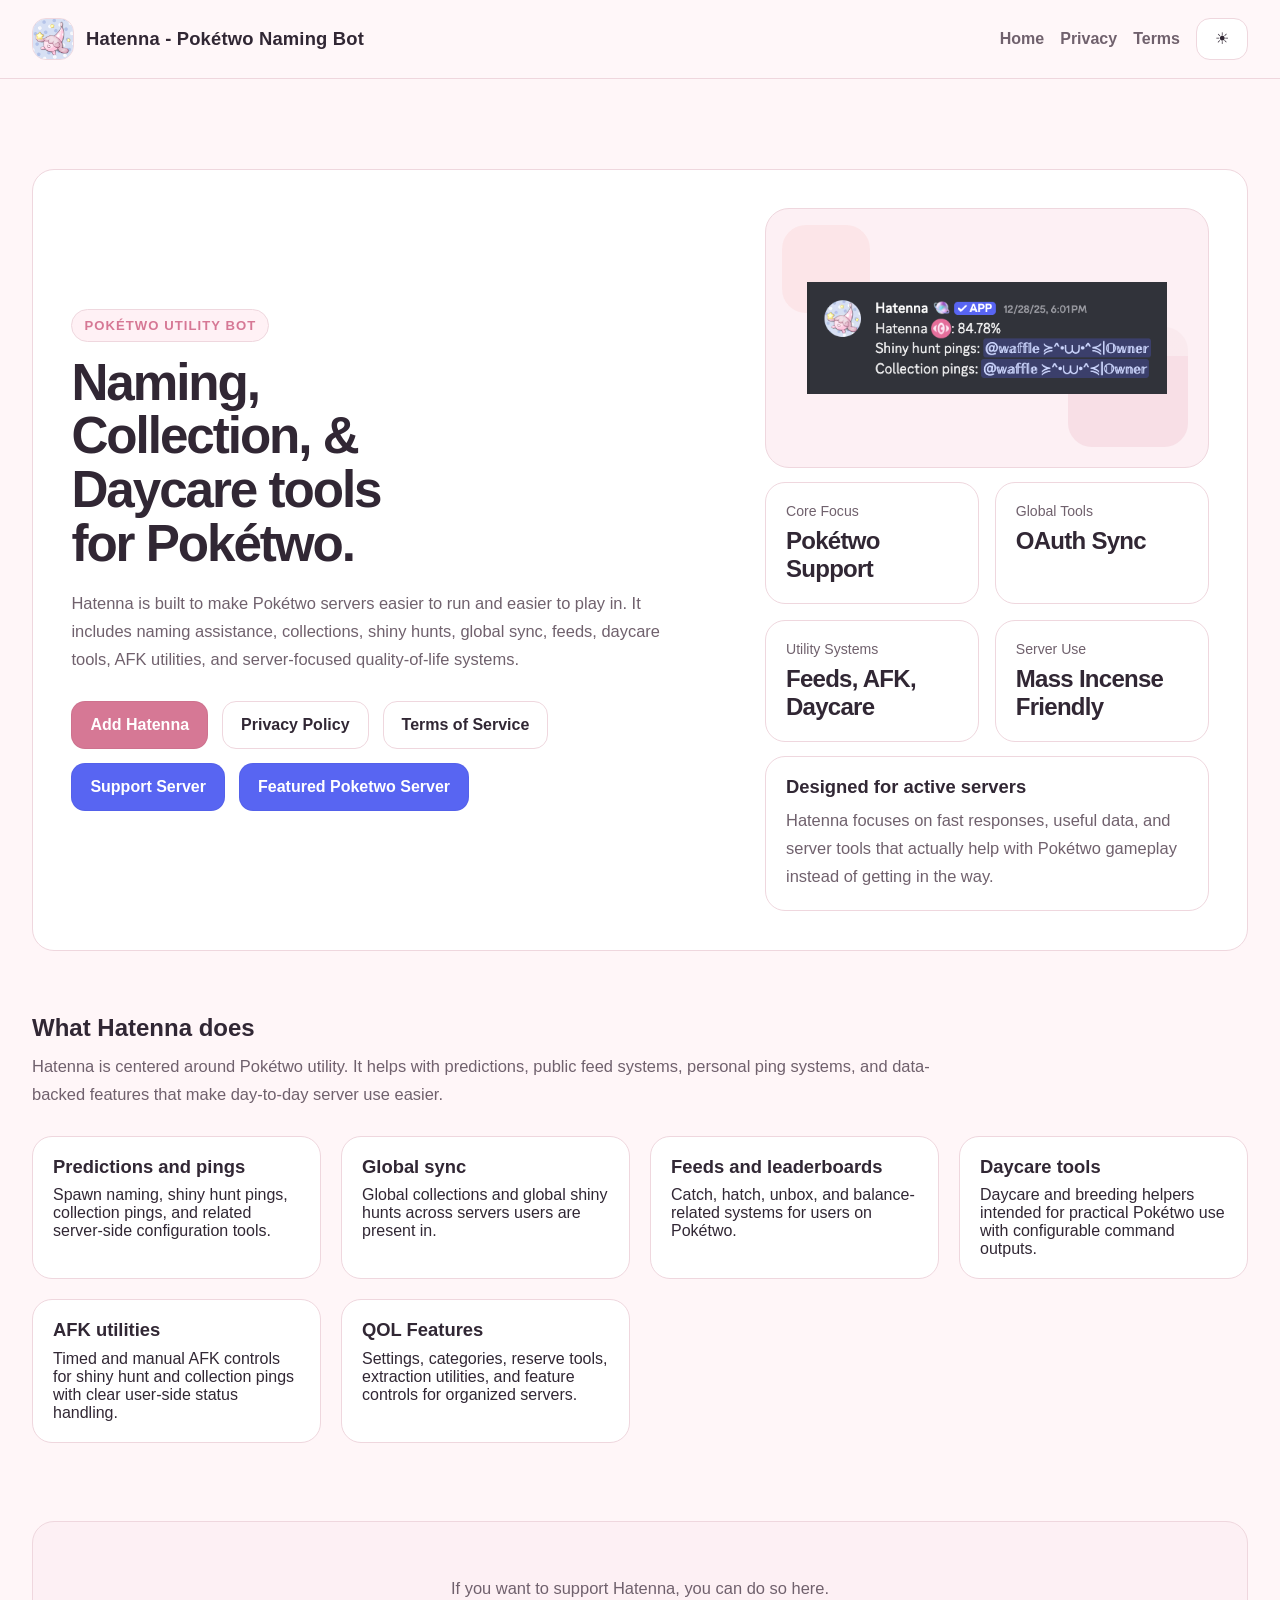
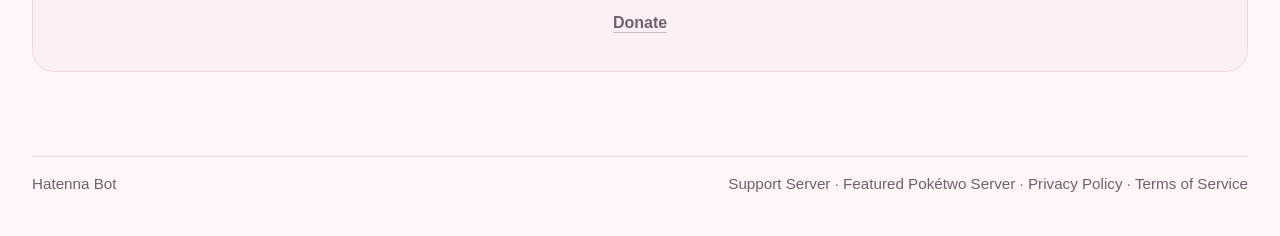
<file: index.html>
<!doctype html>
<html lang="en">
<head>
  <meta charset="utf-8">
  <meta name="viewport" content="width=device-width, initial-scale=1">
  <title>Hatenna Bot</title>
  <meta name="description" content="Hatenna is a Pokétwo utility bot with predictions, collections, shiny hunts, daycare tools, feeds, and server quality-of-life features.">
  <meta property="og:title" content="Hatenna Bot">
  <meta property="og:description" content="Naming, Collection, & Daycare tools for Pokétwo.">
  <meta property="og:image" content="favicon.png">
  <meta name="theme-color" content="#fce5e7">
  <script>
    (function () {
      try {
        var saved = localStorage.getItem("hatenna-theme");
        var theme = saved === "dark" || saved === "light"
          ? saved
          : (window.matchMedia && window.matchMedia("(prefers-color-scheme: dark)").matches ? "dark" : "light");
        document.documentElement.setAttribute("data-theme", theme);
      } catch (e) {}
    })();
  </script>
  <link rel="icon" type="image/png" href="favicon.png">
  <link rel="apple-touch-icon" href="favicon.png">
  <link rel="stylesheet" href="styles.css">
</head>
<body>
  <header class="nav">
    <div class="shell nav-inner">
      <a class="brand" href="index.html">
        <span class="brand-badge"><img src="favicon.png" alt="Hatenna icon"></span>
        <span>Hatenna - Pokétwo Naming Bot</span>
      </a>
      <nav class="nav-links">
        <a href="index.html">Home</a>
        <a href="privacy.html">Privacy</a>
        <a href="tos.html">Terms</a>
        <button class="theme-toggle" type="button" aria-label="Toggle dark mode" data-theme-toggle>
          <span class="theme-icon theme-icon-sun" aria-hidden="true">☀</span>
          <span class="theme-icon theme-icon-moon" aria-hidden="true">☾</span>
        </button>
      </nav>
    </div>
  </header>

  <main class="shell">
    <section class="hero">
      <div class="hero-card">
        <div class="hero-copy">
          <span class="eyebrow">Pokétwo Utility Bot</span>
          <h1>Naming, Collection, & Daycare tools for Pokétwo.</h1>
          <p>
            Hatenna is built to make Pokétwo servers easier to run and easier to play in. It includes
            naming assistance, collections, shiny hunts, global sync, feeds, daycare tools, AFK utilities,
            and server-focused quality-of-life systems.
          </p>
          <div class="cta-row">
            <a class="button button-primary" href="https://discord.com/oauth2/authorize?client_id=1307910235737948252&scope=bot+applications.commands&permissions=0" target="_blank" rel="noreferrer">Add Hatenna</a>
            <a class="button button-secondary" href="privacy.html">Privacy Policy</a>
            <a class="button button-secondary" href="tos.html">Terms of Service</a>
          </div>
          <div class="cta-row cta-row-discord">
            <a class="button button-discord" href="https://discord.gg/5XurcUaW83" target="_blank" rel="noreferrer">Support Server</a>
            <a class="button button-discord" href="https://discord.gg/cosmichaos" target="_blank" rel="noreferrer">Featured Poketwo Server</a>
          </div>
        </div>
        <div class="hero-side">
          <div class="hero-art-card">
            <img class="hero-art" src="pong.png" alt="Hatenna artwork">
          </div>
          <div class="stat-grid">
            <div class="stat-card">
              <span>Core Focus</span>
              <strong>Pokétwo Support</strong>
            </div>
            <div class="stat-card">
              <span>Global Tools</span>
              <strong>OAuth Sync</strong>
            </div>
            <div class="stat-card">
              <span>Utility Systems</span>
              <strong>Feeds, AFK, Daycare</strong>
            </div>
            <div class="stat-card">
              <span>Server Use</span>
              <strong>Mass Incense Friendly</strong>
            </div>
          </div>
          <div class="feature-card">
            <h3>Designed for active servers</h3>
            <p>
              Hatenna focuses on fast responses, useful data, and server tools that actually help with
              Pokétwo gameplay instead of getting in the way.
            </p>
          </div>
        </div>
      </div>
    </section>

    <section class="section">
      <div class="section-head">
        <h2>What Hatenna does</h2>
        <p class="intro">
          Hatenna is centered around Pokétwo utility. It helps with predictions, public feed systems,
          personal ping systems, and data-backed features that make day-to-day server use easier.
        </p>
      </div>
      <div class="feature-grid">
        <article class="feature-card">
          <h3>Predictions and pings</h3>
          <p>Spawn naming, shiny hunt pings, collection pings, and related server-side configuration tools.</p>
        </article>
        <article class="feature-card">
          <h3>Global sync</h3>
          <p>Global collections and global shiny hunts across servers users are present in.</p>
        </article>
        <article class="feature-card">
          <h3>Feeds and leaderboards</h3>
          <p>Catch, hatch, unbox, and balance-related systems for users on Pokétwo.</p>
        </article>
        <article class="feature-card">
          <h3>Daycare tools</h3>
          <p>Daycare and breeding helpers intended for practical Pokétwo use with configurable command outputs.</p>
        </article>
        <article class="feature-card">
          <h3>AFK utilities</h3>
          <p>Timed and manual AFK controls for shiny hunt and collection pings with clear user-side status handling.</p>
        </article>
        <article class="feature-card">
          <h3>QOL Features</h3>
          <p>Settings, categories, reserve tools, extraction utilities, and feature controls for organized servers.</p>
        </article>
      </div>
    </section>

    <section class="section">
      <div class="content-card donate-card">
        <p>If you want to support Hatenna, you can do so here.</p>
        <a class="donate-link" href="https://ko-fi.com/hatenna" target="_blank" rel="noreferrer">Donate</a>
      </div>
    </section>
  </main>

  <footer class="footer">
    <div class="shell footer-inner">
      <span>Hatenna Bot</span>
      <span>
        <a href="https://discord.gg/5XurcUaW83" target="_blank" rel="noreferrer">Support Server</a> ·
        <a href="https://discord.gg/cosmichaos" target="_blank" rel="noreferrer">Featured Pokétwo Server</a> ·
        <a href="privacy.html">Privacy Policy</a> ·
        <a href="tos.html">Terms of Service</a>
      </span>
    </div>
  </footer>
  <script src="theme.js"></script>
</body>
</html>
</file>
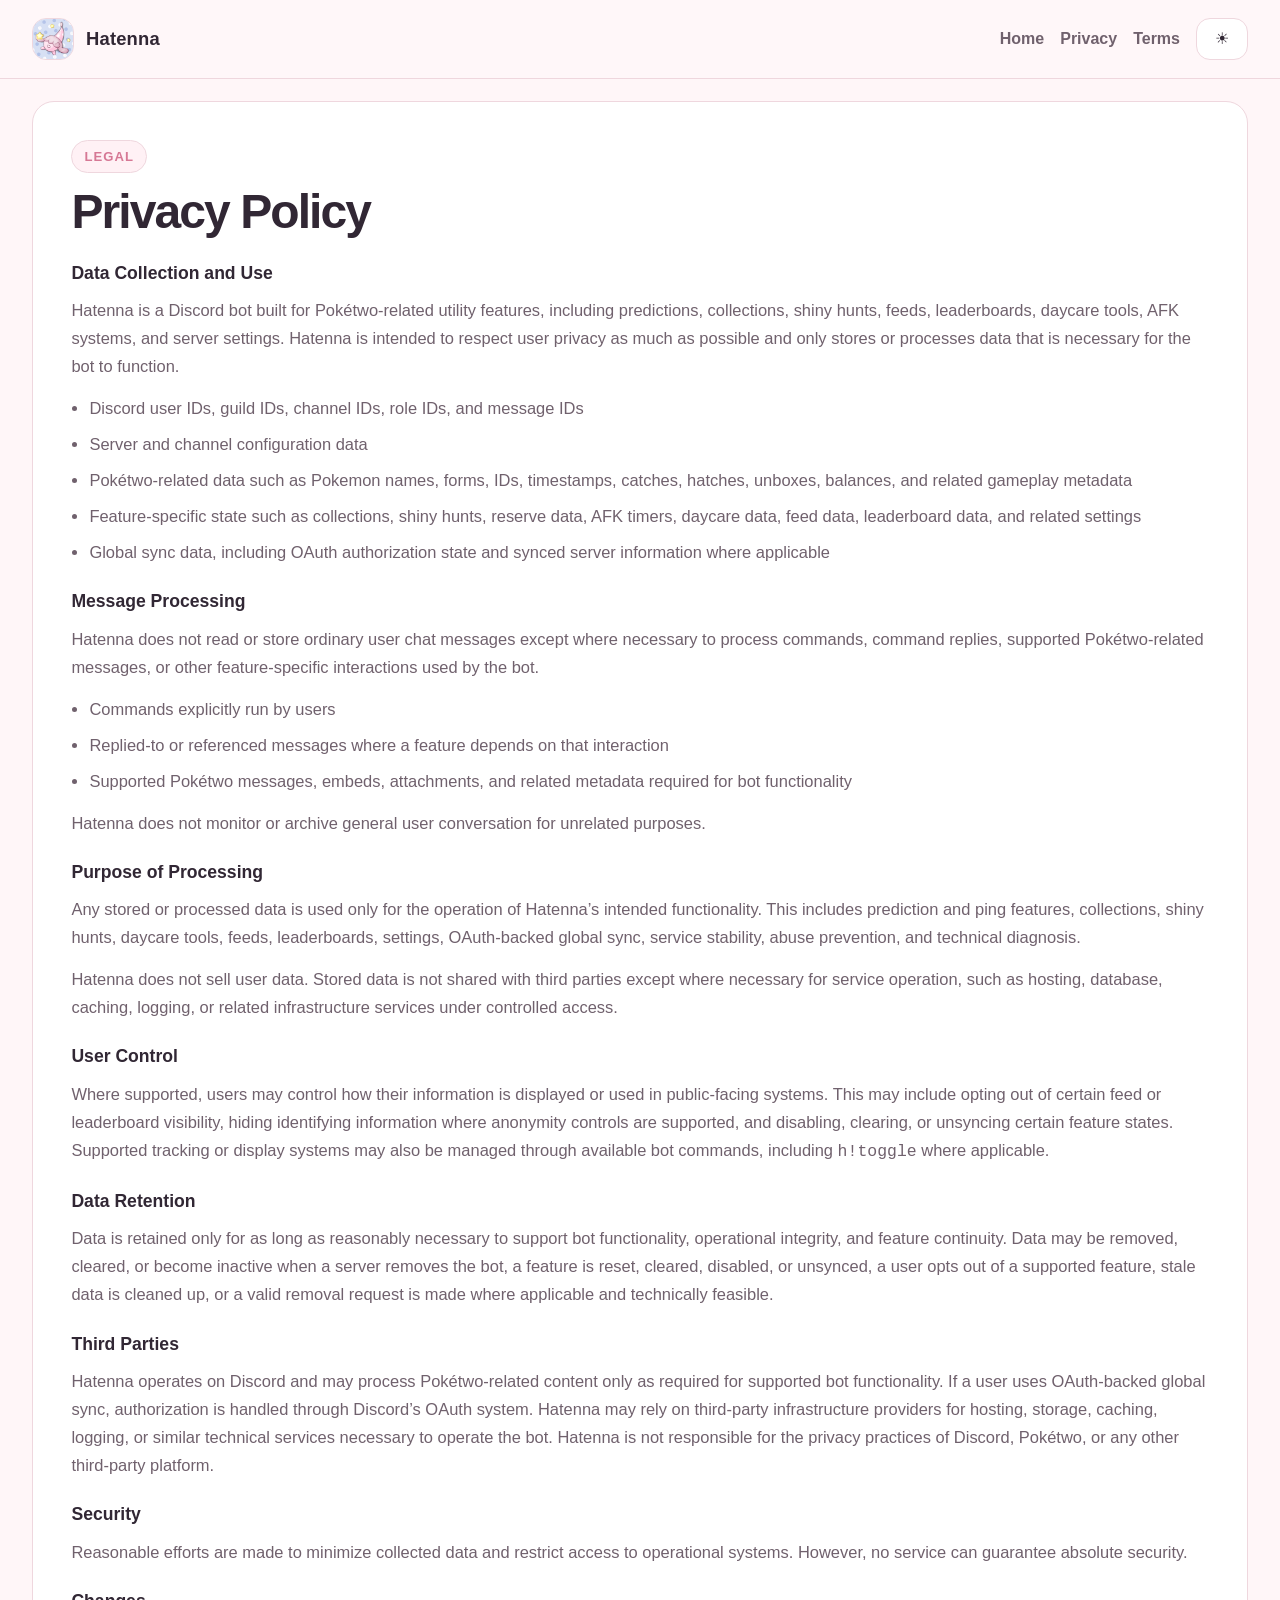
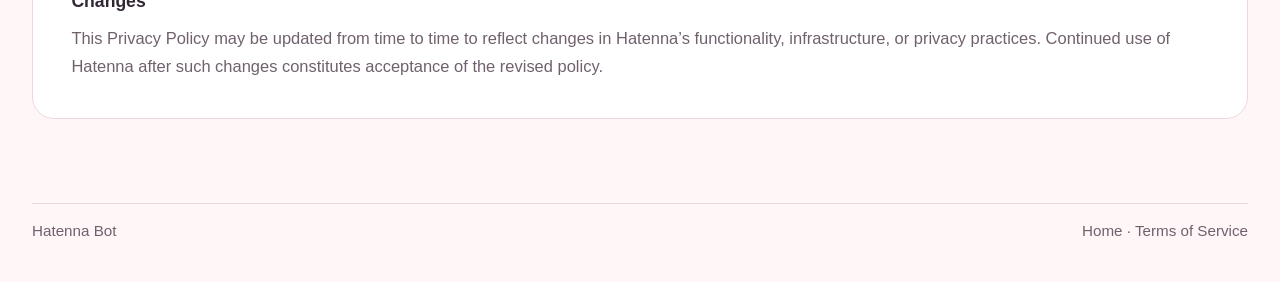
<file: privacy.html>
<!doctype html>
<html lang="en">
<head>
  <meta charset="utf-8">
  <meta name="viewport" content="width=device-width, initial-scale=1">
  <title>Hatenna Bot Privacy Policy</title>
  <meta name="description" content="Privacy Policy for Hatenna Bot.">
  <meta property="og:title" content="Hatenna Bot Privacy Policy">
  <meta property="og:description" content="Privacy Policy for Hatenna Bot.">
  <meta property="og:image" content="favicon.png">
  <meta name="theme-color" content="#fce5e7">
  <script>
    (function () {
      try {
        var saved = localStorage.getItem("hatenna-theme");
        var theme = saved === "dark" || saved === "light"
          ? saved
          : (window.matchMedia && window.matchMedia("(prefers-color-scheme: dark)").matches ? "dark" : "light");
        document.documentElement.setAttribute("data-theme", theme);
      } catch (e) {}
    })();
  </script>
  <link rel="icon" type="image/png" href="favicon.png">
  <link rel="apple-touch-icon" href="favicon.png">
  <link rel="stylesheet" href="styles.css">
</head>
<body>
  <header class="nav">
    <div class="shell nav-inner">
      <a class="brand" href="index.html">
        <span class="brand-badge"><img src="favicon.png" alt="Hatenna icon"></span>
        <span>Hatenna</span>
      </a>
      <nav class="nav-links">
        <a href="index.html">Home</a>
        <a href="privacy.html">Privacy</a>
        <a href="tos.html">Terms</a>
        <button class="theme-toggle" type="button" aria-label="Toggle dark mode" data-theme-toggle>
          <span class="theme-icon theme-icon-sun" aria-hidden="true">☀</span>
          <span class="theme-icon theme-icon-moon" aria-hidden="true">☾</span>
        </button>
      </nav>
    </div>
  </header>

  <main class="shell section">
    <article class="content-card">
      <span class="eyebrow">Legal</span>
      <h2>Privacy Policy</h2>

      <h3>Data Collection and Use</h3>
      <p>
        Hatenna is a Discord bot built for Pokétwo-related utility features, including predictions, collections,
        shiny hunts, feeds, leaderboards, daycare tools, AFK systems, and server settings. Hatenna is intended
        to respect user privacy as much as possible and only stores or processes data that is necessary for the
        bot to function.
      </p>
      <ul>
        <li>Discord user IDs, guild IDs, channel IDs, role IDs, and message IDs</li>
        <li>Server and channel configuration data</li>
        <li>Pokétwo-related data such as Pokemon names, forms, IDs, timestamps, catches, hatches, unboxes, balances, and related gameplay metadata</li>
        <li>Feature-specific state such as collections, shiny hunts, reserve data, AFK timers, daycare data, feed data, leaderboard data, and related settings</li>
        <li>Global sync data, including OAuth authorization state and synced server information where applicable</li>
      </ul>

      <h3>Message Processing</h3>
      <p>
        Hatenna does not read or store ordinary user chat messages except where necessary to process commands,
        command replies, supported Pokétwo-related messages, or other feature-specific interactions used by the bot.
      </p>
      <ul>
        <li>Commands explicitly run by users</li>
        <li>Replied-to or referenced messages where a feature depends on that interaction</li>
        <li>Supported Pokétwo messages, embeds, attachments, and related metadata required for bot functionality</li>
      </ul>
      <p>Hatenna does not monitor or archive general user conversation for unrelated purposes.</p>

      <h3>Purpose of Processing</h3>
      <p>
        Any stored or processed data is used only for the operation of Hatenna’s intended functionality. This includes
        prediction and ping features, collections, shiny hunts, daycare tools, feeds, leaderboards, settings, OAuth-backed
        global sync, service stability, abuse prevention, and technical diagnosis.
      </p>
      <p>
        Hatenna does not sell user data. Stored data is not shared with third parties except where necessary for service
        operation, such as hosting, database, caching, logging, or related infrastructure services under controlled access.
      </p>

      <h3>User Control</h3>
      <p>
        Where supported, users may control how their information is displayed or used in public-facing systems. This may
        include opting out of certain feed or leaderboard visibility, hiding identifying information where anonymity controls
        are supported, and disabling, clearing, or unsyncing certain feature states. Supported tracking or display systems may
        also be managed through available bot commands, including <code>h!toggle</code> where applicable.
      </p>

      <h3>Data Retention</h3>
      <p>
        Data is retained only for as long as reasonably necessary to support bot functionality, operational integrity, and
        feature continuity. Data may be removed, cleared, or become inactive when a server removes the bot, a feature is reset,
        cleared, disabled, or unsynced, a user opts out of a supported feature, stale data is cleaned up, or a valid removal
        request is made where applicable and technically feasible.
      </p>

      <h3>Third Parties</h3>
      <p>
        Hatenna operates on Discord and may process Pokétwo-related content only as required for supported bot functionality.
        If a user uses OAuth-backed global sync, authorization is handled through Discord’s OAuth system. Hatenna may rely on
        third-party infrastructure providers for hosting, storage, caching, logging, or similar technical services necessary
        to operate the bot. Hatenna is not responsible for the privacy practices of Discord, Pokétwo, or any other third-party platform.
      </p>

      <h3>Security</h3>
      <p>
        Reasonable efforts are made to minimize collected data and restrict access to operational systems. However, no service
        can guarantee absolute security.
      </p>

      <h3>Changes</h3>
      <p>
        This Privacy Policy may be updated from time to time to reflect changes in Hatenna’s functionality, infrastructure,
        or privacy practices. Continued use of Hatenna after such changes constitutes acceptance of the revised policy.
      </p>
    </article>
  </main>

  <footer class="footer">
    <div class="shell footer-inner">
      <span>Hatenna Bot</span>
      <span>
        <a href="index.html">Home</a> ·
        <a href="tos.html">Terms of Service</a>
      </span>
    </div>
  </footer>
  <script src="theme.js"></script>
</body>
</html>
</file>
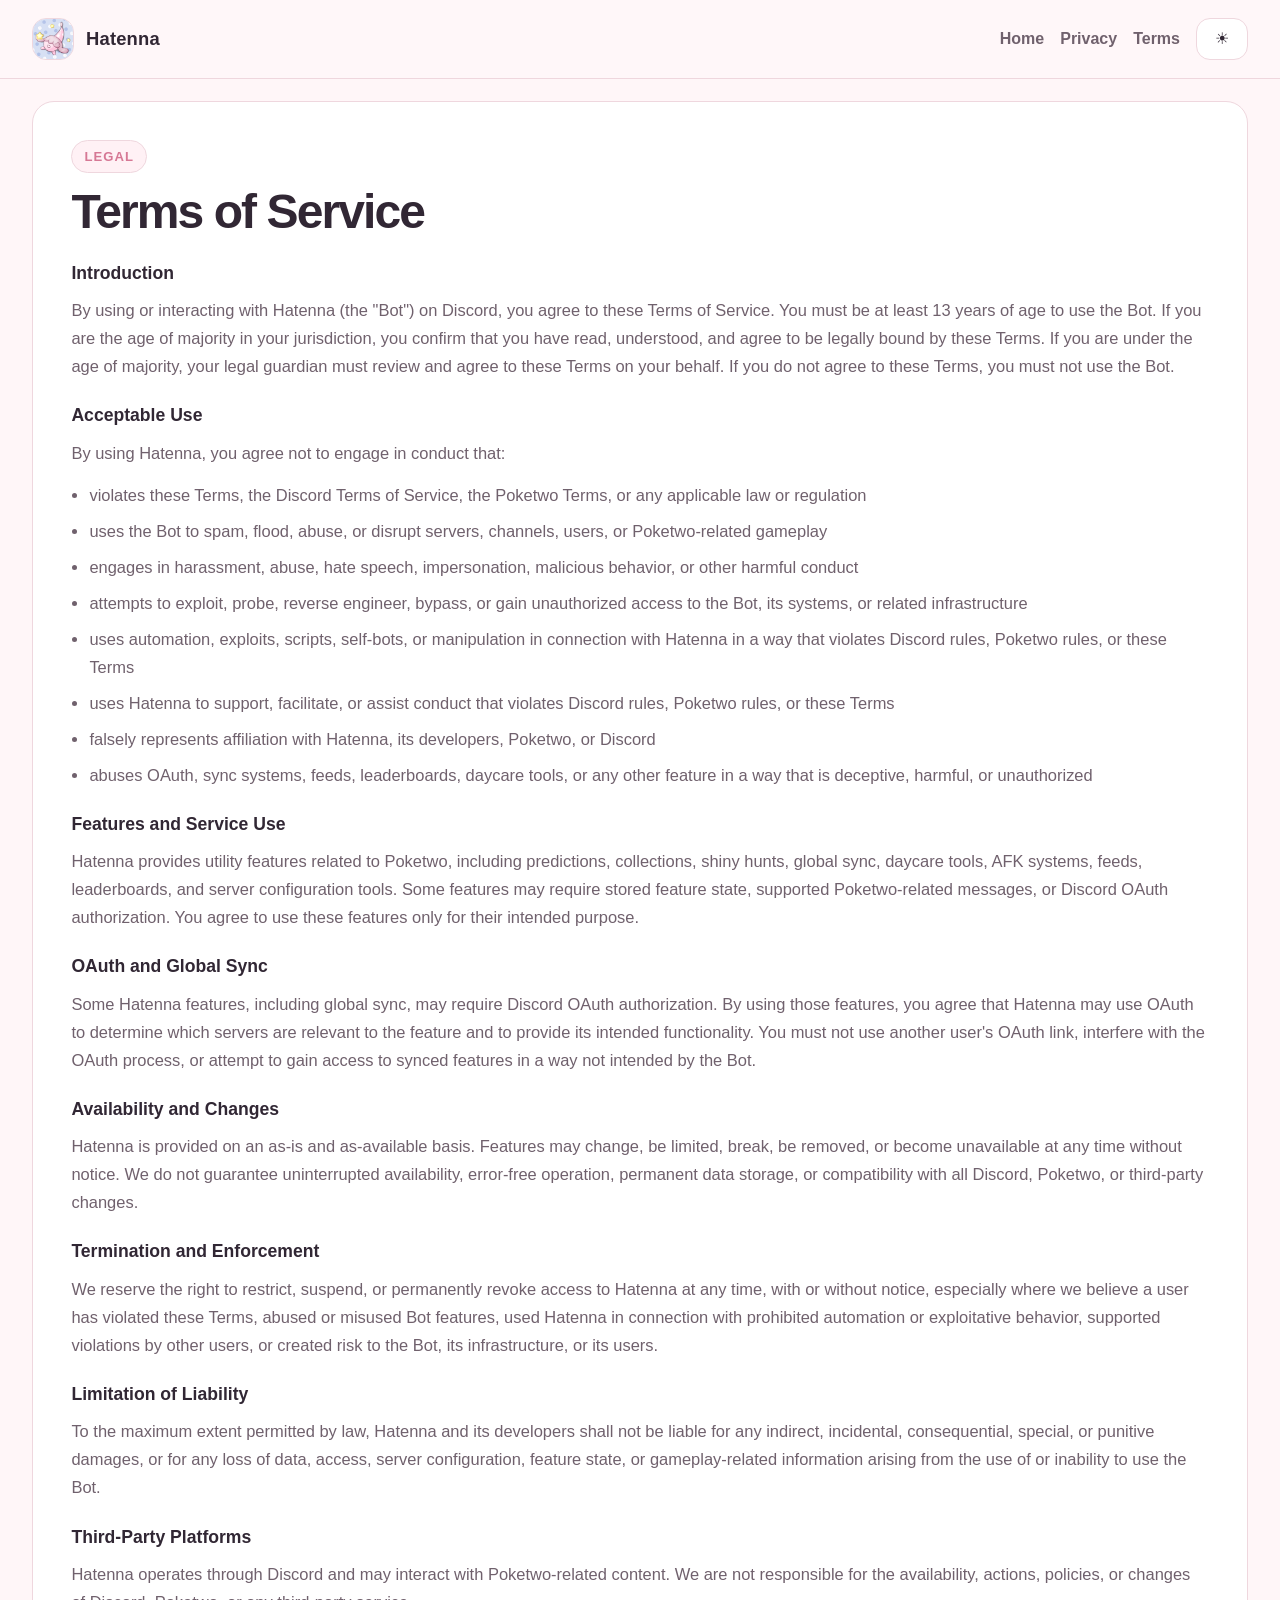
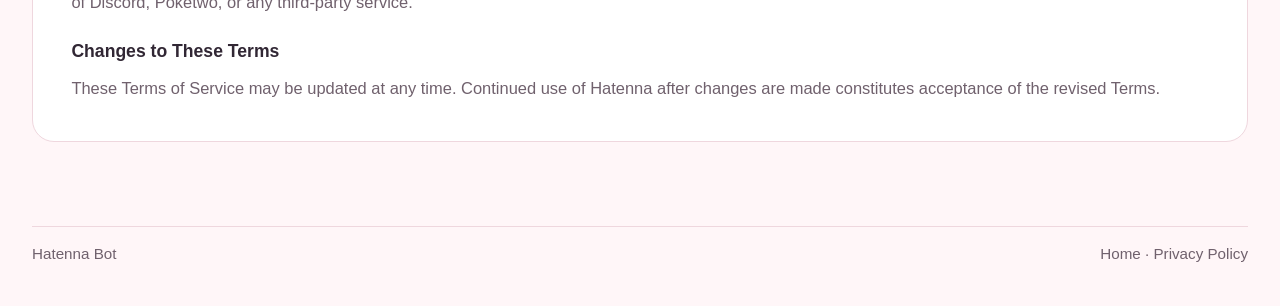
<file: tos.html>
<!doctype html>
<html lang="en">
<head>
  <meta charset="utf-8">
  <meta name="viewport" content="width=device-width, initial-scale=1">
  <title>Hatenna Bot Terms of Service</title>
  <meta name="description" content="Terms of Service for Hatenna Bot.">
  <meta property="og:title" content="Hatenna Bot Terms of Service">
  <meta property="og:description" content="Terms of Service for Hatenna Bot.">
  <meta property="og:image" content="favicon.png">
  <meta name="theme-color" content="#fce5e7">
  <script>
    (function () {
      try {
        var saved = localStorage.getItem("hatenna-theme");
        var theme = saved === "dark" || saved === "light"
          ? saved
          : (window.matchMedia && window.matchMedia("(prefers-color-scheme: dark)").matches ? "dark" : "light");
        document.documentElement.setAttribute("data-theme", theme);
      } catch (e) {}
    })();
  </script>
  <link rel="icon" type="image/png" href="favicon.png">
  <link rel="apple-touch-icon" href="favicon.png">
  <link rel="stylesheet" href="styles.css">
</head>
<body>
  <header class="nav">
    <div class="shell nav-inner">
      <a class="brand" href="index.html">
        <span class="brand-badge"><img src="favicon.png" alt="Hatenna icon"></span>
        <span>Hatenna</span>
      </a>
      <nav class="nav-links">
        <a href="index.html">Home</a>
        <a href="privacy.html">Privacy</a>
        <a href="tos.html">Terms</a>
        <button class="theme-toggle" type="button" aria-label="Toggle dark mode" data-theme-toggle>
          <span class="theme-icon theme-icon-sun" aria-hidden="true">☀</span>
          <span class="theme-icon theme-icon-moon" aria-hidden="true">☾</span>
        </button>
      </nav>
    </div>
  </header>

  <main class="shell section">
    <article class="content-card">
      <span class="eyebrow">Legal</span>
      <h2>Terms of Service</h2>

      <h3>Introduction</h3>
      <p>
        By using or interacting with Hatenna (the "Bot") on Discord, you agree to these Terms of Service. You must be at
        least 13 years of age to use the Bot. If you are the age of majority in your jurisdiction, you confirm that you
        have read, understood, and agree to be legally bound by these Terms. If you are under the age of majority, your
        legal guardian must review and agree to these Terms on your behalf. If you do not agree to these Terms, you must
        not use the Bot.
      </p>

      <h3>Acceptable Use</h3>
      <p>By using Hatenna, you agree not to engage in conduct that:</p>
      <ul>
        <li>violates these Terms, the Discord Terms of Service, the Poketwo Terms, or any applicable law or regulation</li>
        <li>uses the Bot to spam, flood, abuse, or disrupt servers, channels, users, or Poketwo-related gameplay</li>
        <li>engages in harassment, abuse, hate speech, impersonation, malicious behavior, or other harmful conduct</li>
        <li>attempts to exploit, probe, reverse engineer, bypass, or gain unauthorized access to the Bot, its systems, or related infrastructure</li>
        <li>uses automation, exploits, scripts, self-bots, or manipulation in connection with Hatenna in a way that violates Discord rules, Poketwo rules, or these Terms</li>
        <li>uses Hatenna to support, facilitate, or assist conduct that violates Discord rules, Poketwo rules, or these Terms</li>
        <li>falsely represents affiliation with Hatenna, its developers, Poketwo, or Discord</li>
        <li>abuses OAuth, sync systems, feeds, leaderboards, daycare tools, or any other feature in a way that is deceptive, harmful, or unauthorized</li>
      </ul>

      <h3>Features and Service Use</h3>
      <p>
        Hatenna provides utility features related to Poketwo, including predictions, collections, shiny hunts, global sync,
        daycare tools, AFK systems, feeds, leaderboards, and server configuration tools. Some features may require stored
        feature state, supported Poketwo-related messages, or Discord OAuth authorization. You agree to use these features
        only for their intended purpose.
      </p>

      <h3>OAuth and Global Sync</h3>
      <p>
        Some Hatenna features, including global sync, may require Discord OAuth authorization. By using those features, you
        agree that Hatenna may use OAuth to determine which servers are relevant to the feature and to provide its intended
        functionality. You must not use another user's OAuth link, interfere with the OAuth process, or attempt to gain
        access to synced features in a way not intended by the Bot.
      </p>

      <h3>Availability and Changes</h3>
      <p>
        Hatenna is provided on an as-is and as-available basis. Features may change, be limited, break, be removed, or become
        unavailable at any time without notice. We do not guarantee uninterrupted availability, error-free operation, permanent
        data storage, or compatibility with all Discord, Poketwo, or third-party changes.
      </p>

      <h3>Termination and Enforcement</h3>
      <p>
        We reserve the right to restrict, suspend, or permanently revoke access to Hatenna at any time, with or without notice,
        especially where we believe a user has violated these Terms, abused or misused Bot features, used Hatenna in connection
        with prohibited automation or exploitative behavior, supported violations by other users, or created risk to the Bot,
        its infrastructure, or its users.
      </p>

      <h3>Limitation of Liability</h3>
      <p>
        To the maximum extent permitted by law, Hatenna and its developers shall not be liable for any indirect, incidental,
        consequential, special, or punitive damages, or for any loss of data, access, server configuration, feature state, or
        gameplay-related information arising from the use of or inability to use the Bot.
      </p>

      <h3>Third-Party Platforms</h3>
      <p>
        Hatenna operates through Discord and may interact with Poketwo-related content. We are not responsible for the availability,
        actions, policies, or changes of Discord, Poketwo, or any third-party service.
      </p>

      <h3>Changes to These Terms</h3>
      <p>
        These Terms of Service may be updated at any time. Continued use of Hatenna after changes are made constitutes acceptance
        of the revised Terms.
      </p>
    </article>
  </main>

  <footer class="footer">
    <div class="shell footer-inner">
      <span>Hatenna Bot</span>
      <span>
        <a href="index.html">Home</a> ·
        <a href="privacy.html">Privacy Policy</a>
      </span>
    </div>
  </footer>
  <script src="theme.js"></script>
</body>
</html>
</file>
<file: styles.css>
:root {
  --bg: #fff6f8;
  --panel: #ffffff;
  --panel-soft: #fff1f5;
  --panel-alt: #fdf0f4;
  --text: #312734;
  --muted: #70616d;
  --line: #efd7de;
  --pink: #fce5e7;
  --pink-strong: #efc0ca;
  --pink-deep: #d67895;
  --pink-block: #f8dde5;
  --discord: #5865f2;
  --shadow: 0 0 0 rgba(0, 0, 0, 0);
  --radius: 22px;
  --content: 1480px;
}

:root[data-theme="dark"] {
  --bg: #18161d;
  --panel: #211d27;
  --panel-soft: #2a2330;
  --panel-alt: #2a232f;
  --text: #f5edf3;
  --muted: #c7bac3;
  --line: #433846;
  --pink: #3a2c39;
  --pink-strong: #52384d;
  --pink-deep: #e38ca7;
  --pink-block: #342734;
  --discord: #5865f2;
}

* {
  box-sizing: border-box;
}

html {
  scroll-behavior: smooth;
  background: var(--bg);
}

body {
  position: relative;
  margin: 0;
  font-family: "Helvetica Neue", Helvetica, Arial, sans-serif;
  color: var(--text);
  background: var(--bg);
}

body::before,
body::after {
  content: "";
  position: fixed;
  z-index: -1;
  pointer-events: none;
  border-radius: 32px;
  opacity: 0.75;
}

body::before {
  top: 104px;
  right: clamp(24px, 5vw, 72px);
  width: clamp(180px, 22vw, 360px);
  height: clamp(180px, 22vw, 360px);
  background:
    linear-gradient(0deg, transparent 0 82%, rgba(255, 255, 255, 0.35) 82% 100%),
    var(--pink-block);
}

body::after {
  left: clamp(12px, 2vw, 28px);
  bottom: 48px;
  width: clamp(140px, 16vw, 240px);
  height: clamp(140px, 16vw, 240px);
  background:
    linear-gradient(90deg, transparent 0 78%, rgba(255, 255, 255, 0.4) 78% 100%),
    var(--pink);
}

a {
  color: inherit;
  text-decoration: none;
}

.shell {
  width: min(calc(100% - clamp(32px, 5vw, 120px)), var(--content));
  margin: 0 auto;
}

.nav {
  position: sticky;
  top: 0;
  z-index: 20;
  background: color-mix(in srgb, var(--bg) 92%, var(--panel) 8%);
  border-bottom: 1px solid var(--line);
}

.nav-inner {
  display: flex;
  align-items: center;
  justify-content: space-between;
  gap: 20px;
  padding: 18px 0;
}

.brand {
  display: inline-flex;
  align-items: center;
  gap: 12px;
  font-size: 1.15rem;
  font-weight: 800;
  letter-spacing: 0.01em;
}

.brand-badge {
  display: inline-grid;
  place-items: center;
  width: 42px;
  height: 42px;
  border-radius: 14px;
  background: var(--pink);
  border: 1px solid var(--line);
  overflow: hidden;
}

.brand-badge img {
  width: 100%;
  height: 100%;
  object-fit: cover;
}

.nav-links {
  display: flex;
  align-items: center;
  gap: 16px;
  flex-wrap: wrap;
}

.nav-links a {
  font-weight: 700;
  color: var(--muted);
}

.nav-links a:hover {
  color: var(--text);
}

.theme-toggle {
  display: inline-flex;
  align-items: center;
  justify-content: center;
  gap: 8px;
  min-width: 52px;
  height: 42px;
  padding: 0 12px;
  border-radius: 14px;
  border: 1px solid var(--line);
  background: var(--panel);
  color: var(--text);
  cursor: pointer;
  font: inherit;
}

.theme-toggle:hover {
  transform: translateY(-1px);
}

.theme-icon {
  display: inline-block;
  line-height: 1;
  font-size: 1rem;
}

.theme-icon-moon {
  display: none;
}

:root[data-theme="dark"] .theme-icon-sun {
  display: none;
}

:root[data-theme="dark"] .theme-icon-moon {
  display: inline-block;
}

.hero {
  padding: clamp(54px, 7vw, 96px) 0 42px;
}

.hero-card,
.content-card {
  background: var(--panel);
  border: 1px solid var(--line);
  border-radius: var(--radius);
  box-shadow: none;
}

.hero-card {
  padding: clamp(28px, 3vw, 46px);
  display: grid;
  grid-template-columns: minmax(0, 1.35fr) minmax(360px, 0.9fr);
  gap: clamp(20px, 2.2vw, 34px);
  align-items: center;
}

.eyebrow {
  display: inline-block;
  margin-bottom: 14px;
  padding: 8px 12px;
  border-radius: 999px;
  background: var(--panel-soft);
  border: 1px solid var(--line);
  color: var(--pink-deep);
  font-size: 0.82rem;
  font-weight: 800;
  letter-spacing: 0.08em;
  text-transform: uppercase;
}

h1,
h2,
h3 {
  margin: 0;
  line-height: 1.05;
}

h1 {
  font-size: clamp(2.7rem, 4vw, 5.6rem);
  letter-spacing: -0.04em;
  max-width: 11ch;
}

.hero p,
.intro,
.content-card p,
.content-card li {
  line-height: 1.7;
  color: var(--muted);
  font-size: 1.03rem;
}

.hero-copy p {
  margin: 18px 0 0;
  max-width: 68ch;
}

.cta-row {
  display: flex;
  flex-wrap: wrap;
  gap: 14px;
  margin-top: 28px;
}

.button {
  display: inline-flex;
  align-items: center;
  justify-content: center;
  gap: 10px;
  min-height: 48px;
  padding: 0 18px;
  border-radius: 14px;
  border: 1px solid transparent;
  font-weight: 800;
  transition: transform 0.18s ease, background-color 0.18s ease, border-color 0.18s ease;
}

.button:hover {
  transform: translateY(-1px);
}

.button-primary {
  background: var(--pink-deep);
  color: #fff;
  border-color: rgba(179, 90, 120, 0.22);
}

.button-secondary {
  background: var(--panel);
  border-color: var(--line);
  color: var(--text);
}

.button-discord {
  background: var(--discord);
  color: #fff;
  border-color: rgba(72, 83, 200, 0.2);
}

.cta-row-discord {
  margin-top: 14px;
}

.hero-side {
  display: grid;
  gap: 14px;
}

.hero-art-card {
  position: relative;
  display: grid;
  place-items: center;
  min-height: 260px;
  padding: clamp(18px, 2vw, 28px);
  background: var(--panel-alt);
  border: 1px solid var(--line);
  border-radius: 24px;
  overflow: hidden;
}

.hero-art-card::before,
.hero-art-card::after {
  content: "";
  position: absolute;
  border-radius: 24px;
  pointer-events: none;
}

.hero-art-card::before {
  top: 16px;
  left: 16px;
  width: 88px;
  height: 88px;
  background: var(--pink);
  opacity: 0.9;
}

.hero-art-card::after {
  right: 20px;
  bottom: 20px;
  width: 120px;
  height: 120px;
  background:
    linear-gradient(0deg, transparent 0 76%, rgba(255, 255, 255, 0.35) 76% 100%),
    var(--pink-block);
  opacity: 0.9;
}

.hero-art {
  position: relative;
  z-index: 1;
  width: min(100%, 360px);
  height: auto;
  display: block;
  object-fit: contain;
  filter: none;
}

.stat-card,
.feature-card {
  background: var(--panel);
  border: 1px solid var(--line);
  border-radius: 20px;
  padding: 20px;
}

.stat-grid {
  display: grid;
  grid-template-columns: repeat(2, minmax(0, 1fr));
  gap: 16px;
}

.stat-card span {
  display: block;
  color: var(--muted);
  font-size: 0.88rem;
  margin-bottom: 8px;
}

.stat-card strong {
  font-size: 1.5rem;
  letter-spacing: -0.03em;
}

.section {
  padding: 22px 0 56px;
}

.section-head {
  max-width: 900px;
  margin-bottom: 28px;
}

.section-head p {
  margin-top: 12px;
}

.feature-grid {
  display: grid;
  grid-template-columns: repeat(auto-fit, minmax(250px, 1fr));
  gap: 20px;
}

.feature-card h3 {
  font-size: 1.15rem;
  margin-bottom: 10px;
}

.feature-card p {
  margin: 0;
}

.split {
  display: grid;
  grid-template-columns: 1.2fr 0.8fr;
  gap: 18px;
}

.content-card {
  padding: clamp(24px, 3vw, 42px);
}

.donate-card {
  text-align: center;
  background: var(--panel-alt);
}

.donate-card p {
  margin: 0;
}

.donate-link {
  display: inline-block;
  margin-top: 12px;
  color: var(--muted);
  font-weight: 800;
  border-bottom: 1px solid rgba(111, 91, 103, 0.35);
}

.donate-link:hover {
  color: var(--text);
  border-bottom-color: rgba(47, 37, 48, 0.45);
}

:root[data-theme="dark"] .donate-link:hover {
  border-bottom-color: rgba(245, 237, 243, 0.45);
}

.content-card h2 {
  font-size: clamp(2rem, 4vw, 3rem);
  letter-spacing: -0.04em;
}

.content-card h3 {
  margin-top: 26px;
  font-size: 1.1rem;
}

.content-card p {
  margin: 14px 0 0;
}

.content-card ul {
  margin: 14px 0 0;
  padding-left: 18px;
  color: var(--muted);
}

.content-card li + li {
  margin-top: 8px;
}

.footer {
  padding: 28px 0 44px;
  color: var(--muted);
  font-size: 0.95rem;
}

.footer-inner {
  display: flex;
  justify-content: space-between;
  gap: 16px;
  flex-wrap: wrap;
  border-top: 1px solid var(--line);
  padding-top: 18px;
}

@media (max-width: 920px) {
  .hero-card,
  .split,
  .feature-grid {
    grid-template-columns: 1fr;
  }

  .hero-art-card {
    order: -1;
    min-height: 220px;
  }

  body::before,
  body::after {
    opacity: 0.45;
  }

  h1 {
    max-width: none;
  }
}

@media (max-width: 700px) {
  .nav-inner {
    align-items: flex-start;
    flex-direction: column;
  }

  .theme-toggle {
    margin-top: 4px;
  }

  .hero {
    padding-top: 38px;
  }

  .hero-card,
  .content-card {
    padding: 24px;
  }

  .stat-grid {
    grid-template-columns: 1fr;
  }
}
</file>
